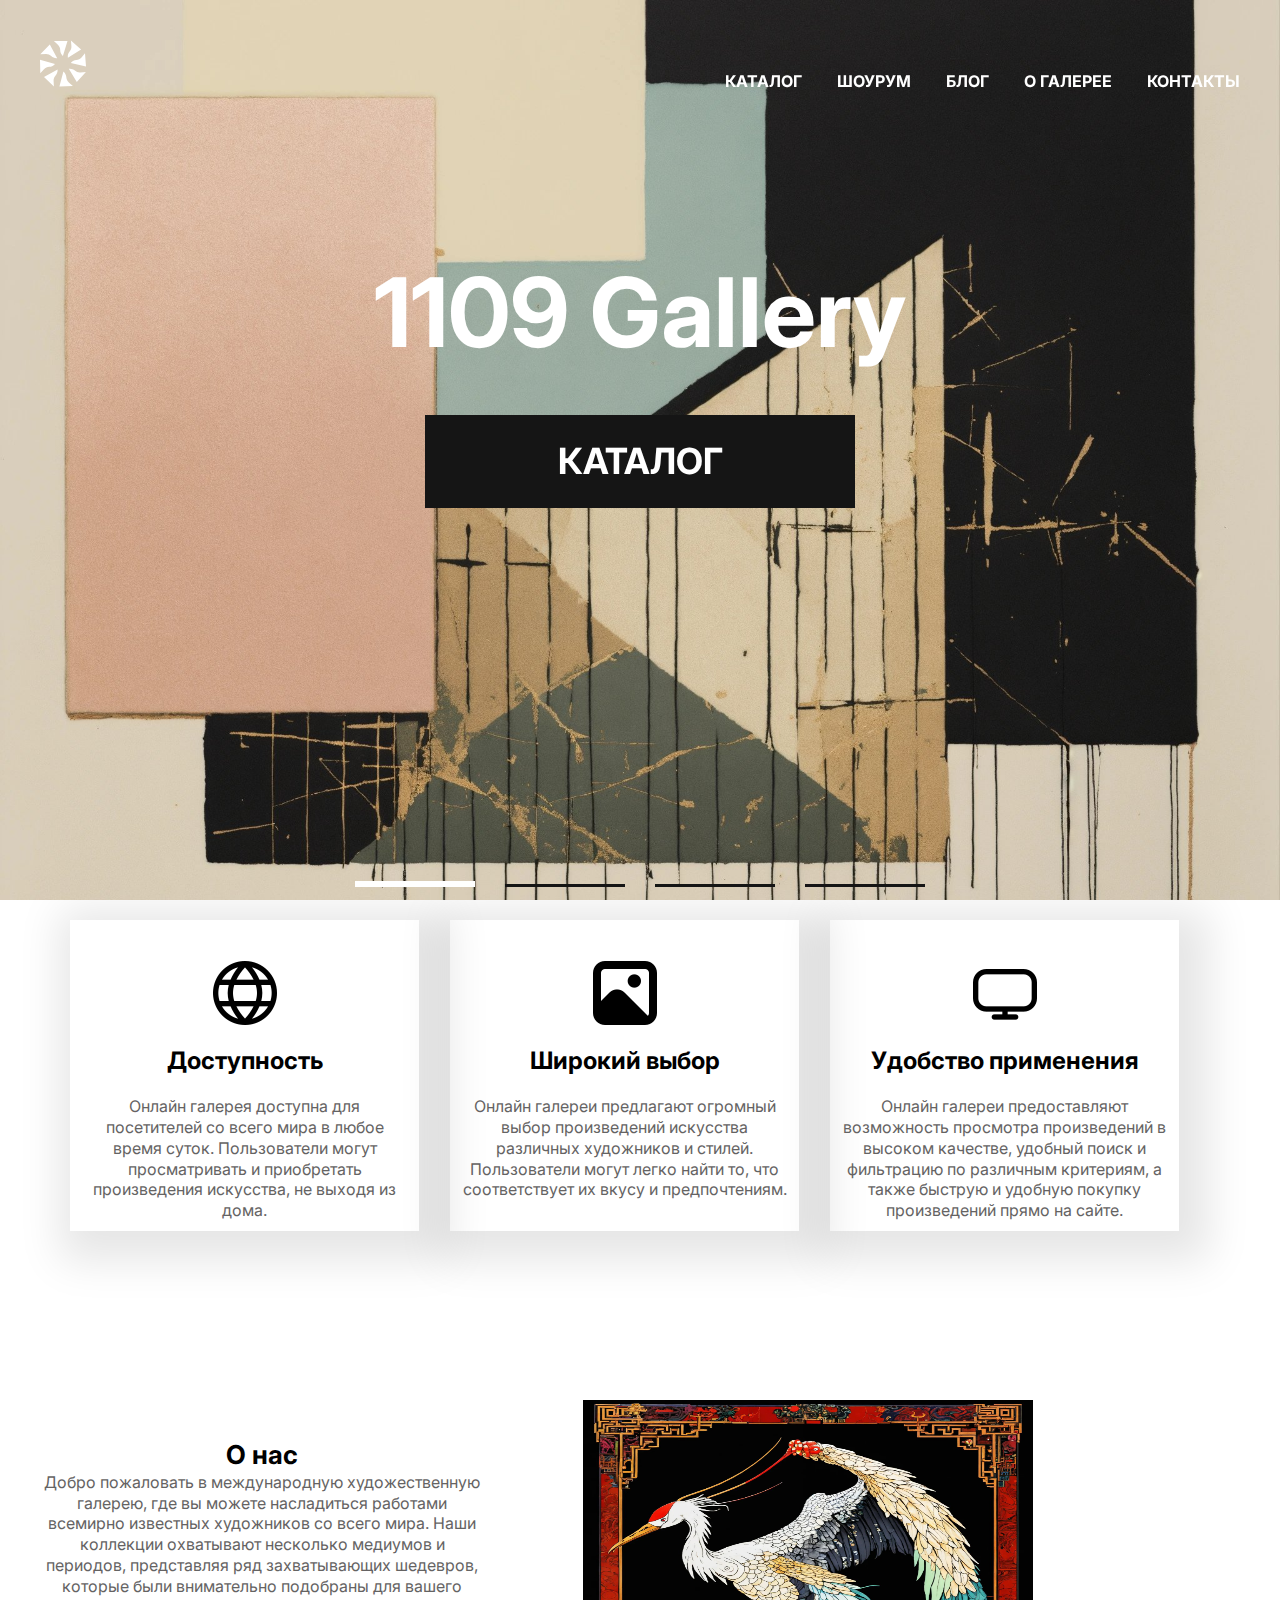
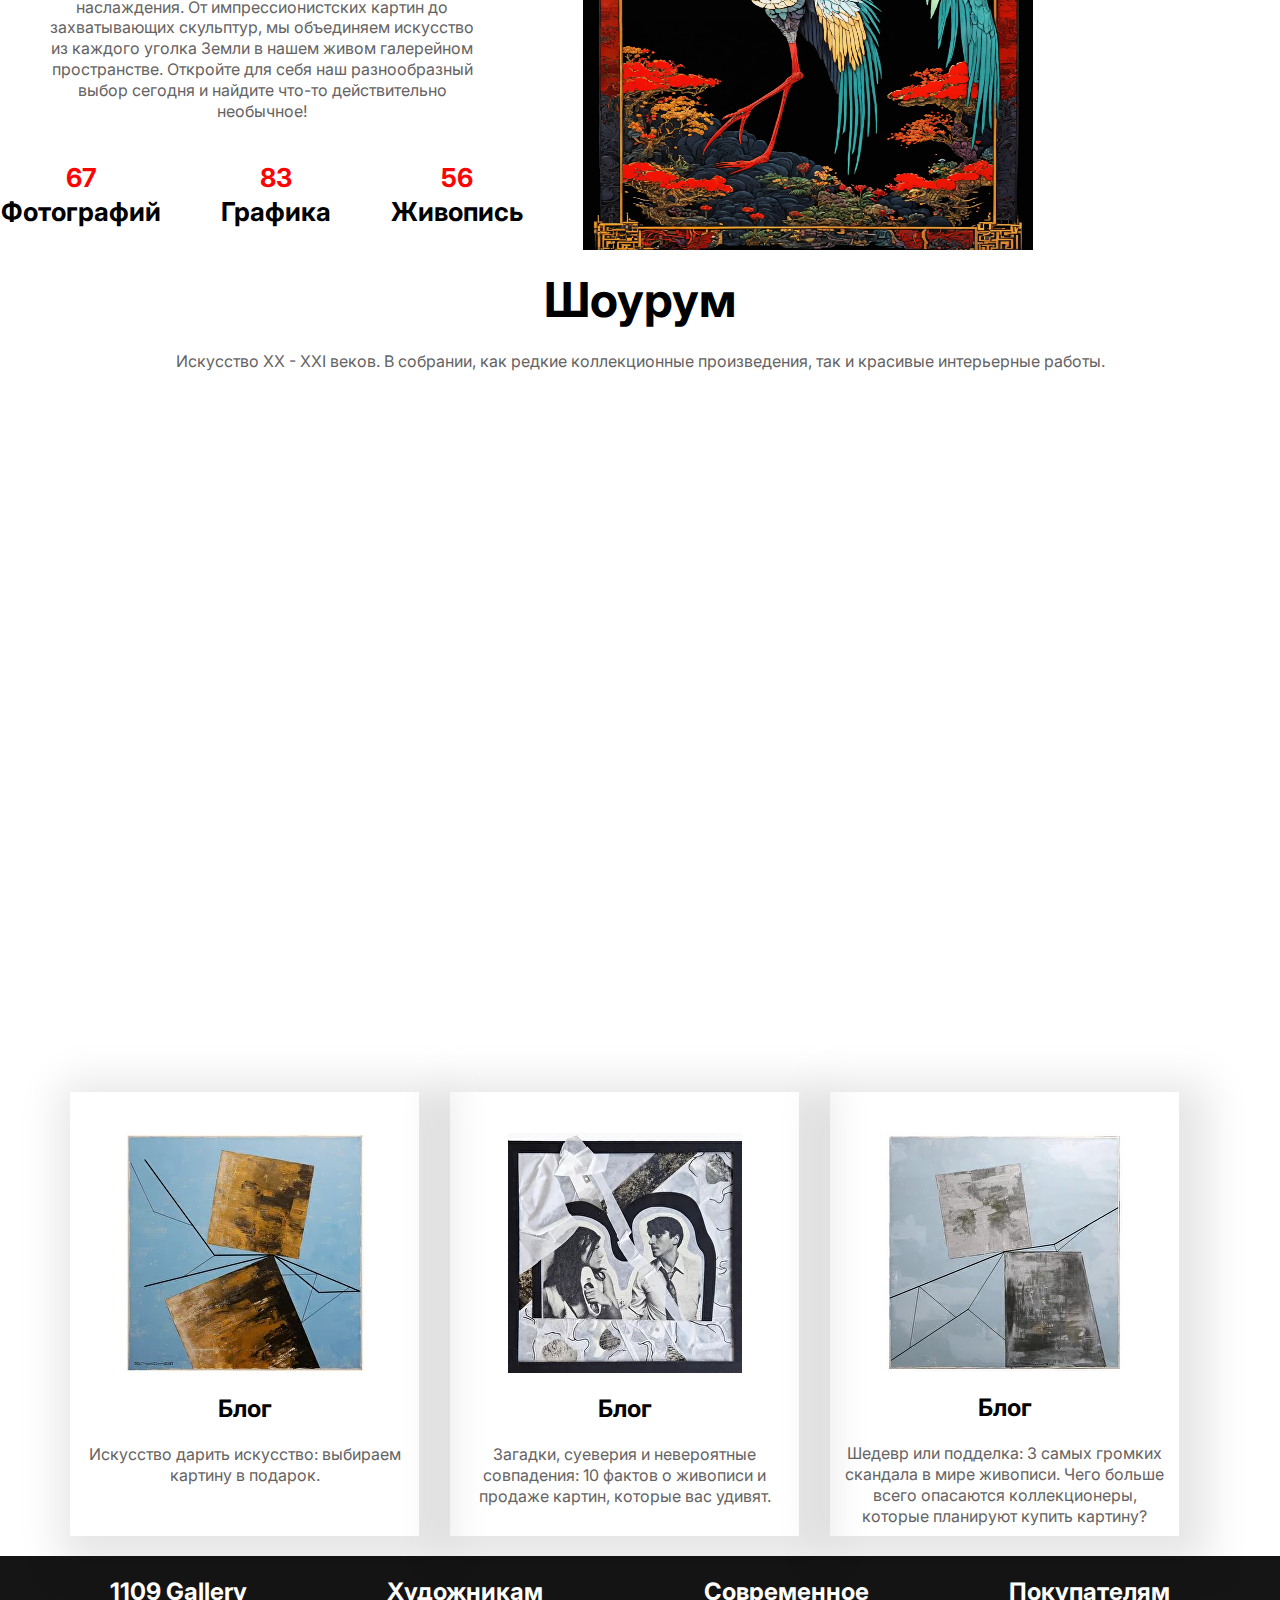
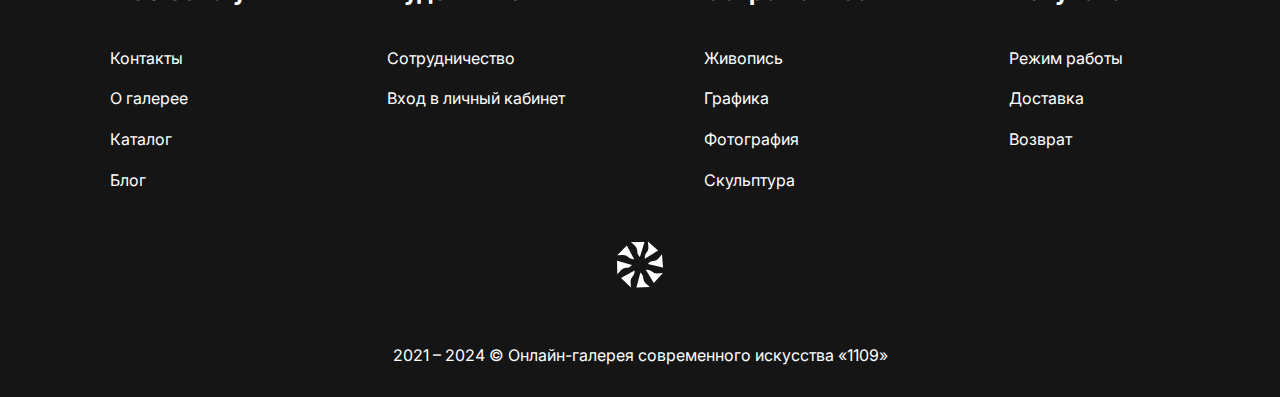
<file: index.html>
<!DOCTYPE html>
<html lang="ru">
<head>
    <meta charset="UTF-8">
    <meta name="viewport" content="width=device-width, initial-scale=1.0">
    <title>Document</title>
    <link rel="preconnect" href="https://fonts.googleapis.com">
<link rel="preconnect" href="https://fonts.gstatic.com" crossorigin>
<link href="https://fonts.googleapis.com/css2?family=Inter:wght@100..900&display=swap" rel="stylesheet">
<link rel="stylesheet" href="https://cdn.jsdelivr.net/npm/swiper@11/swiper-bundle.min.css" />
<link rel="stylesheet" href="css/style.css">
</head>
<body>

    <div class="wrapper">
        <header class="header header-main">
            <div class="container">
                <div class="header__inner">
                    <a href="index.html" class="logo">
                        <img src="images/logo.svg" alt="" class="logo__img">
                    </a>
                    <nav class="menu">
                        <ul class="menu__list">
                            <li class="menu__list-item"><a href="#" class="menu__list-link">Каталог</a></li>
                            <li class="menu__list-item"><a href="#shou" class="menu__list-link">Шоурум</a></li>
                            <li class="menu__list-item"><a href="#blog" class="menu__list-link">Блог</a></li>
                            <li class="menu__list-item"><a href="#o-nas" class="menu__list-link">О галерее</a></li>
                            <li class="menu__list-item"><a href="contacts.html" class="menu__list-link">Контакты</a></li>
                        </ul>
                    </nav>
                </div>
            </div>
        </header>
        <main class="main">
            <section class="top">
                <div class="container">
                    <h1 class="title">
                        1109 Gallery
                    </h1>
                    <a href="#" class="top__link">
                      Каталог
                    </a>
                </div>
            </section>
            <div class="slider">
                <div class="swiper">
                    <div class="swiper-wrapper">
                        <div class="swiper-slide" style="background-image: url(images/slide-1.jpg);"></div>
                        <div class="swiper-slide" style="background-image: url(images/slide-2.jpg);"></div>
                        <div class="swiper-slide" style="background-image: url(images/slide-3.jpg);"></div>
                        <div class="swiper-slide" style="background-image: url(images/slide-4.jpg);"></div>
                    </div>
                </div>
                <div class="swiper-pagination"></div>    
            </div>
        <div class="cards">
            <div class="container">
                <div class="cards-holder">
                <div class="card">
                    <div class="card-image">
                    <img src="images/1karta.png" alt="" class="card-img">
                    </div>
                    <div class="card-title">
                        Доступность
                    </div>
                    <div class="card-desc">
                        Онлайн галерея доступна для посетителей со всего мира в любое время суток.
                        Пользователи могут просматривать и приобретать произведения искусства, не выходя из дома.
                    </div>
                </div>
                <div class="card">
                    <div class="card-image">
                    <img src="images/2karta.png" alt="" class="card-img">
                    </div>
                    <div class="card-title">
                        Широкий выбор
                    </div>
                    <div class="card-desc">
                        Онлайн галереи предлагают огромный выбор произведений искусства различных художников и стилей. 
                        Пользователи могут легко найти то, что соответствует их вкусу и предпочтениям.
                    </div>
                </div>
                <div class="card">
                    <div class="card-image">
                    <img src="images/3karta.png" alt="" class="card-img">
                    </div>
                    <div class="card-title">
                        Удобство применения
                    </div>
                    <div class="card-desc">
                        Онлайн галереи предоставляют возможность просмотра произведений в высоком качестве, удобный поиск и фильтрацию по различным критериям,
                         а также быструю и удобную покупку произведений прямо на сайте.
                    </div>
                </div>
            </div>
            </div>
        </div>
        <div id="o-nas" class="history">
            <div class="container">
                <div class="history-holder">
                <div class="history-info"> 
                <div class="history-title">
                        О нас
                    <div class="history-desc">
                        Добро пожаловать в международную художественную галерею, где вы можете насладиться работами всемирно известных художников со всего мира.
                        Наши коллекции охватывают несколько медиумов и периодов, представляя ряд захватывающих шедевров, которые были внимательно подобраны для вашего наслаждения.
                        От импрессионистских картин до захватывающих скульптур, мы объединяем искусство из каждого уголка Земли в нашем живом галерейном пространстве.
                        Откройте для себя наш разнообразный выбор сегодня и найдите что-то действительно необычное!
                    </div>
                <div class="history-number">
                    <div class="number-item">
                        67 <span>Фотографий</span>
                    </div>
                    <div class="number-item">
                        83 <span>Графика</span>
                    </div>
                    <div class="number-item">
                        56 <span>Живопись</span>
                    </div>
            <div class="histiry-images">
                <img class="images-" src="images/2.jpg" alt="">
             </div>
                </div>
                </div>
                </div>
                </div>
            </div>
            </div>
    </div>
    <section id="shou" class="video">
        <div class="container">
            <h2 class="section-title video__title">
                Шоурум
            </h2>
            <p class="video__text">
                Искусство ХХ - ХХI веков. В собрании, как редкие коллекционные произведения, так и красивые интерьерные работы. 
            </p>
            <iframe class="video__contant" width="1000" height="500" src="https://www.youtube.com/embed/djC7EvvoUzM?si=i0pQIhqj_wWNHN47&amp;controls=0" title="YouTube video player" frameborder="0" allow="accelerometer; autoplay; clipboard-write; encrypted-media; gyroscope; picture-in-picture; web-share" referrerpolicy="strict-origin-when-cross-origin" allowfullscreen></iframe>
        </div>
    </section>
    <div id="blog" class="cards">
        <div class="container">
            <div class="cards-holder">
            <div class="card">
                <div class="card-image">
                <img src="images/novinki-3.jpg" alt="" class="card-img">
                </div>
                <div class="card-title">
                    Блог
                </div>
                <div class="card-desc">
                    Искусство дарить искусство: выбираем картину в подарок.
                </div>
            </div>
            <div class="card">
                <div class="card-image">
                <img src="images/novinki-2.jpg" alt="" class="card-img">
                </div>
                <div class="card-title">
                    Блог
                </div>
                <div class="card-desc">
                    Загадки, суеверия и невероятные совпадения:
                    10 фактов о живописи и продаже картин, которые вас удивят.
                </div>
            </div>
            <div class="card">
                <div class="card-image">
                <img src="images/novinki-4.jpg" alt="" class="card-img">
                </div>
                <div class="card-title">
                    Блог
                </div>
                <div class="card-desc">
                    Шедевр или подделка: 3 самых громких скандала в мире живописи. 
                    Чего больше всего опасаются коллекционеры, которые планируют купить картину?
                </div>
            </div>
        </div>
        </div>
    </div>
        
        </main>
        <footer class="footer">
            <div class="container">
                <nav class="footer__menu">
                    <ul class="footer__menu-list">
                        <li class="footer__menu-item"><p href="#" class="footer__menu-title">1109 Gallery</p></li>
                        <li class="footer__menu-item"><a href="#" class="footer__menu-link"></a>Контакты</li>
                        <li class="footer__menu-item"><a href="#" class="footer__menu-link"></a>О галерее</li>
                        <li class="footer__menu-item"><a href="#" class="footer__menu-link"></a>Каталог</li>
                        <li class="footer__menu-item"><a href="#" class="footer__menu-link"></a>Блог</li>
                    </ul>
                    <ul class="footer__menu-list">
                        <li class="footer__menu-item"><p href="#" class="footer__menu-title">Художникам</p></li>
                        <li class="footer__menu-item"><a href="#" class="footer__menu-link"></a>Сотрудничество</li>
                        <li class="footer__menu-item"><a href="#" class="footer__menu-link"></a>Вход в личный кабинет</li>
                    </ul>
                    <ul class="footer__menu-list">
                        <li class="footer__menu-item"><p href="#" class="footer__menu-title">Современное</p></li>
                        <li class="footer__menu-item"><a href="#" class="footer__menu-link"></a>Живопись</li>
                        <li class="footer__menu-item"><a href="#" class="footer__menu-link"></a>Графика</li>
                        <li class="footer__menu-item"><a href="#" class="footer__menu-link"></a>Фотография</li>
                        <li class="footer__menu-item"><a href="#" class="footer__menu-link"></a>Скульптура</li>
                    </ul>
                    <ul class="footer__menu-list">
                        <li class="footer__menu-item"><p href="#" class="footer__menu-title">Покупателям</p></li>
                        <li class="footer__menu-item"><a href="#" class="footer__menu-link"></a>Режим работы</li>
                        <li class="footer__menu-item"><a href="#" class="footer__menu-link"></a>Доставка</li>
                        <li class="footer__menu-item"><a href="#" class="footer__menu-link"></a>Возврат</li>
                    </ul>
                </nav> 
                <ul class="app">
                    <li class="app__item">
                        <a href="#" class="app__item-img">
                            <img src="images/logo.svg" alt="" class="app__item-img">
                        </a>
                    </li>
                </ul>
                <nav class="copy__nav">
                    <ul class="copy__nav-list">
                        <li class="copy__nav-item"><a href="#" class="copy__nav-link">2021 – 2024 © Онлайн-галерея современного искусства «1109»</a></li>
                    </ul>
                </nav>
            </div>
        </footer>
    </div>

    <script src="https://cdn.jsdelivr.net/npm/swiper@11/swiper-bundle.min.js"></script>
    <script src="js/main.js"></script>
</body>
</html>
</file>
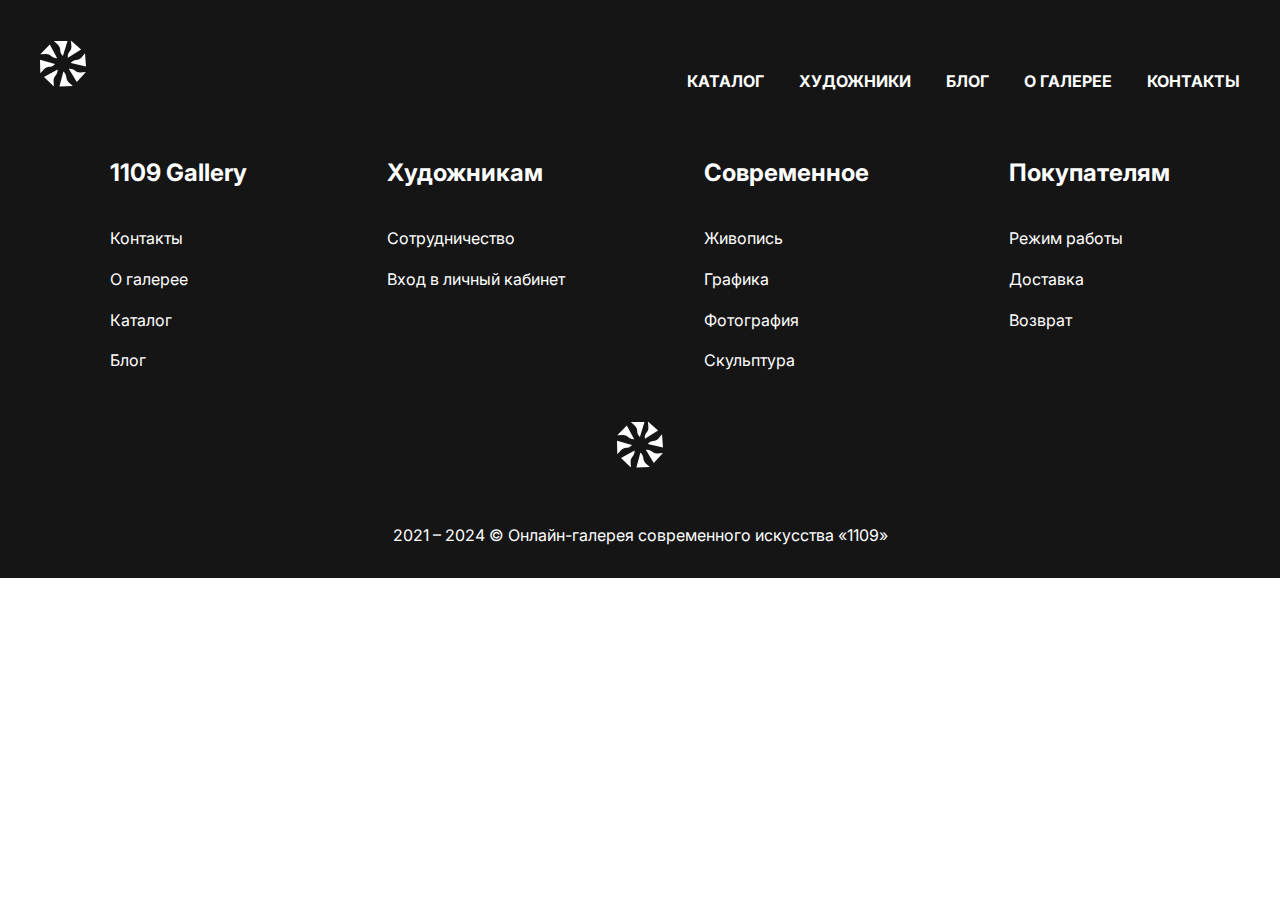
<file: 1.html>
<!DOCTYPE html>
<html lang="en">
<head>
    <meta charset="UTF-8">
    <meta name="viewport" content="width=device-width, initial-scale=1.0">
    <title>Document</title>
    <link rel="preconnect" href="https://fonts.googleapis.com">
<link rel="preconnect" href="https://fonts.gstatic.com" crossorigin>
<link href="https://fonts.googleapis.com/css2?family=Inter:wght@100..900&display=swap" rel="stylesheet">
    <link rel="stylesheet" href="css/style.css">
</head>
<body>

    <div class="wrapper">
        <header class="header">
            <div class="container">
                <div class="header__inner">
                    <a href="index.html" class="logo">
                        <img src="images/logo.svg" alt="" class="logo__img">
                    </a>
                    <nav class="menu">
                        <ul class="menu__list">
                            <li class="menu__list-item"><a href="#" class="menu__list-link">Каталог</a></li>
                            <li class="menu__list-item"><a href="#" class="menu__list-link">Художники</a></li>
                            <li class="menu__list-item"><a href="#" class="menu__list-link">Блог</a></li>
                            <li class="menu__list-item"><a href="#" class="menu__list-link">О галерее</a></li>
                            <li class="menu__list-item"><a href="contacts.html" class="menu__list-link">Контакты</a></li>
                        </ul>
                    </nav>
                </div>
            </div>
        </header>
        <main class="main"></main>
        <footer class="footer">
            <div class="container">
                <nav class="footer__menu">
                    <ul class="footer__menu-list">
                        <li class="footer__menu-item"><p href="#" class="footer__menu-title">1109 Gallery</p></li>
                        <li class="footer__menu-item"><a href="#" class="footer__menu-link"></a>Контакты</li>
                        <li class="footer__menu-item"><a href="#" class="footer__menu-link"></a>О галерее</li>
                        <li class="footer__menu-item"><a href="#" class="footer__menu-link"></a>Каталог</li>
                        <li class="footer__menu-item"><a href="#" class="footer__menu-link"></a>Блог</li>
                    </ul>
                    <ul class="footer__menu-list">
                        <li class="footer__menu-item"><p href="#" class="footer__menu-title">Художникам</p></li>
                        <li class="footer__menu-item"><a href="#" class="footer__menu-link"></a>Сотрудничество</li>
                        <li class="footer__menu-item"><a href="#" class="footer__menu-link"></a>Вход в личный кабинет</li>
                    </ul>
                    <ul class="footer__menu-list">
                        <li class="footer__menu-item"><p href="#" class="footer__menu-title">Современное</p></li>
                        <li class="footer__menu-item"><a href="#" class="footer__menu-link"></a>Живопись</li>
                        <li class="footer__menu-item"><a href="#" class="footer__menu-link"></a>Графика</li>
                        <li class="footer__menu-item"><a href="#" class="footer__menu-link"></a>Фотография</li>
                        <li class="footer__menu-item"><a href="#" class="footer__menu-link"></a>Скульптура</li>
                    </ul>
                    <ul class="footer__menu-list">
                        <li class="footer__menu-item"><p href="#" class="footer__menu-title">Покупателям</p></li>
                        <li class="footer__menu-item"><a href="#" class="footer__menu-link"></a>Режим работы</li>
                        <li class="footer__menu-item"><a href="#" class="footer__menu-link"></a>Доставка</li>
                        <li class="footer__menu-item"><a href="#" class="footer__menu-link"></a>Возврат</li>
                    </ul>
                </nav> 
                <ul class="app">
                    <li class="app__item">
                        <a href="#" class="app__item-img">
                            <img src="images/logo.svg" alt="" class="app__item-img">
                        </a>
                    </li>
                </ul>
                <nav class="copy__nav">
                    <ul class="copy__nav-list">
                        <li class="copy__nav-item"><a href="#" class="copy__nav-link">2021 – 2024 © Онлайн-галерея современного искусства «1109»</a></li>
                    </ul>
                </nav>
            </div>
        </footer>
    </div>


    
</body>
</html>
</file>
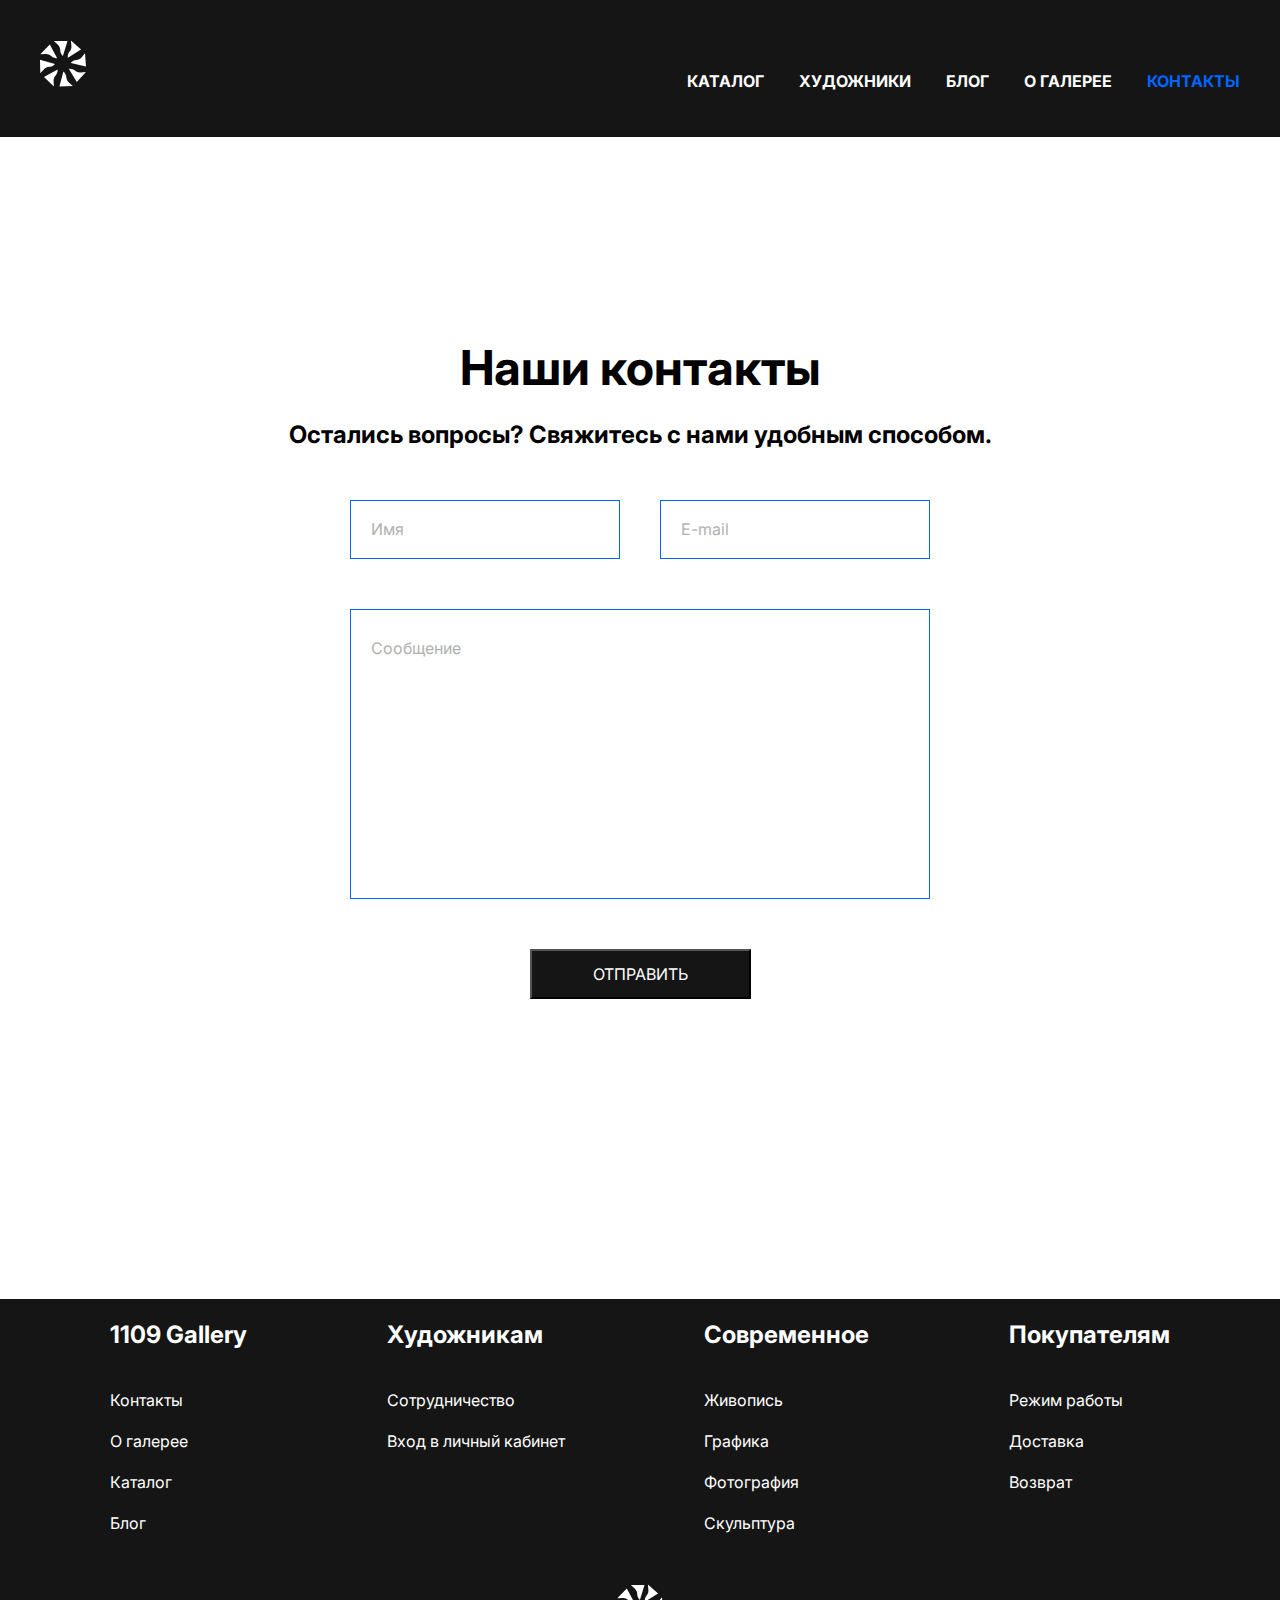
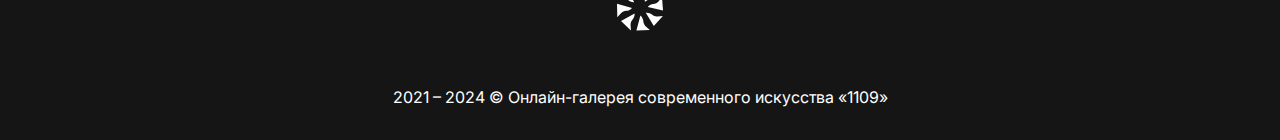
<file: contacts.html>
<!DOCTYPE html>
<html lang="en">
<head>
    <meta charset="UTF-8">
    <meta name="viewport" content="width=device-width, initial-scale=1.0">
    <title>Document</title>
    <link rel="preconnect" href="https://fonts.googleapis.com">
<link rel="preconnect" href="https://fonts.gstatic.com" crossorigin>
<link href="https://fonts.googleapis.com/css2?family=Inter:wght@100..900&display=swap" rel="stylesheet">
    <link rel="stylesheet" href="css/style.css">
</head>
<body>

    <div class="wrapper">
        <header class="header">
            <div class="container">
                <div class="header__inner">
                    <a href="index.html" class="logo">
                        <img src="images/logo.svg" alt="" class="logo__img">
                    </a>
                    <nav class="menu">
                        <ul class="menu__list">
                            <li class="menu__list-item"><a href="#" class="menu__list-link">Каталог</a></li>
                            <li class="menu__list-item"><a href="#" class="menu__list-link">Художники</a></li>
                            <li class="menu__list-item"><a href="#" class="menu__list-link">Блог</a></li>
                            <li class="menu__list-item"><a href="#" class="menu__list-link">О галерее</a></li>
                            <li class="menu__list-item"><a href="contacts.html" class="menu__list-link menu__list-link--active">Контакты</a></li>
                        </ul>
                    </nav>
                </div>
            </div>
        </header>
        <main class="main">
            <section class="contacts">
                <div class="contacts">
                    <h2 class="section-title contacts__title">Наши контакты</h2>
                    <p class="contacts__text">
                        Остались вопросы? Свяжитесь с нами удобным способом.
                    </p>
                    <form action="" class="form">
                        <input type="text" class="form__input" placeholder="Имя">
                        <input type="email" class="form__input" placeholder="E-mail">
                        <textarea class="form__textarea" placeholder="Сообщение"></textarea>
                        <button class="form__btn" type="submit">Отправить</button>
                    </form>
                </div>
            </section>
        </main>
        <footer class="footer">
            <div class="container">
                <nav class="footer__menu">
                    <ul class="footer__menu-list">
                        <li class="footer__menu-item"><p href="#" class="footer__menu-title">1109 Gallery</p></li>
                        <li class="footer__menu-item"><a href="#" class="footer__menu-link"></a>Контакты</li>
                        <li class="footer__menu-item"><a href="#" class="footer__menu-link"></a>О галерее</li>
                        <li class="footer__menu-item"><a href="#" class="footer__menu-link"></a>Каталог</li>
                        <li class="footer__menu-item"><a href="#" class="footer__menu-link"></a>Блог</li>
                    </ul>
                    <ul class="footer__menu-list">
                        <li class="footer__menu-item"><p href="#" class="footer__menu-title">Художникам</p></li>
                        <li class="footer__menu-item"><a href="#" class="footer__menu-link"></a>Сотрудничество</li>
                        <li class="footer__menu-item"><a href="#" class="footer__menu-link"></a>Вход в личный кабинет</li>
                    </ul>
                    <ul class="footer__menu-list">
                        <li class="footer__menu-item"><p href="#" class="footer__menu-title">Современное</p></li>
                        <li class="footer__menu-item"><a href="#" class="footer__menu-link"></a>Живопись</li>
                        <li class="footer__menu-item"><a href="#" class="footer__menu-link"></a>Графика</li>
                        <li class="footer__menu-item"><a href="#" class="footer__menu-link"></a>Фотография</li>
                        <li class="footer__menu-item"><a href="#" class="footer__menu-link"></a>Скульптура</li>
                    </ul>
                    <ul class="footer__menu-list">
                        <li class="footer__menu-item"><p href="#" class="footer__menu-title">Покупателям</p></li>
                        <li class="footer__menu-item"><a href="#" class="footer__menu-link"></a>Режим работы</li>
                        <li class="footer__menu-item"><a href="#" class="footer__menu-link"></a>Доставка</li>
                        <li class="footer__menu-item"><a href="#" class="footer__menu-link"></a>Возврат</li>
                    </ul>
                </nav> 
                <ul class="app">
                    <li class="app__item">
                        <a href="#" class="app__item-img">
                            <img src="images/logo.svg" alt="" class="app__item-img">
                        </a>
                    </li>
                </ul>
                <nav class="copy__nav">
                    <ul class="copy__nav-list">
                        <li class="copy__nav-item"><a href="#" class="copy__nav-link">2021 – 2024 © Онлайн-галерея современного искусства «1109»</a></li>
                    </ul>
                </nav>
            </div>
        </footer>
    </div>


    
</body>
</html>
</file>
<file: css/style.css>
html{
    box-sizing: border-box;
}

*, *::after, *::before{
    box-sizing: inherit;
    margin: 0;
    padding: 0;
}

html,body{
    height: 100%;
}

ul{
    list-style-type: none;
}

a{
    text-decoration: none;
    color: inherit;
}

.section-title{
    margin-bottom: 50px;
    font-size: 48px;
    font-weight: 700;
    text-align: left;
}

.wrapper{
    min-height: 100%;
    display: flex;
    flex-direction: column;
}

.container{
    max-width: 1220px;
    margin: 0 auto;
    padding: 0 10px;   
}

body{
    font-family: "Inter", sans-serif;
    font-size: 16px;
    font-weight: 400;
    line-height: 1.3;
}

.header{
    background-color: #151515;

}
.header-main{
    background-color: transparent;
    position: absolute;
    z-index: 10;
    left: 0;
    right: 0;
}

.header__inner{
    padding-top: 40px;
    padding-bottom: 45px;
    display: flex;
    justify-content: space-between;
    align-items: flex-end;
}

.menu__list{
    display: flex;
    gap: 35px;
}

.menu__list-link{
    color: #fff;
    text-transform: uppercase;
    font-weight: 700;
}
.menu__list-link--active{
    color: #0066FF;
}

.footer{
    background-color: #151515;
    padding: 50px 0 32px;
    color: #fff;
    padding-top: 20px;
}

.footer__menu{
    display: flex;
    justify-content: space-around;
    margin-bottom: 50px;
}
.footer__menu-list{
    max-width: 250px;
}

.footer__menu-title{
    font-size: 24px;
    font-weight: 700;
    padding-bottom: 20px;
}

.footer__menu-item + .footer__menu-item{
    padding-top: 20px;
}

.app{
    display: flex;
    justify-content: center;
    margin-bottom: 52px;
}

.copy__nav-list{
    display: flex;
    justify-content: center;
    gap: 40px;
}

.mail{
    flex-grow: 1;
}

.top{
    color: #fff;
    text-align: center;
    padding-top: 250px;
    padding-bottom: 50px;
    position: absolute;
    z-index: 5;
    left: 0;
    right: 0;
}

.title{
    
    padding-bottom: 40px;
    font-size: 96px;
    font-weight: 700;
}

.top__link{
    background-color: #151515;
    padding: 23px;
    max-width: 430px;
    width: 100%;
    display: inline-block;
    text-transform: uppercase;
    font-size: 36px;
    font-weight: 700;
}

.swiper::after{
    content: '';
    background-color: rgba(21, 21, 21, .3);
    position: absolute;
    z-index: 5;
    left: 0;
    right: 0;
    bottom: 0;
    height: 0;
}



.swiper-slide{
    background-repeat: no-repeat;
    background-size: cover;
    background-position: center center;
    height: 100vh;
}

.swiper-pagination-bullet{
    width: 120px;
    height: 3px;
    background-color: #151515;
    border-radius: 0;
    opacity: 1;
    margin: 0 15px !important;
    bottom: 50px;
}

.swiper-pagination-bullet-active{
    height: 6px;
    background-color: #fff;
}
.cards-holder{
    display: flex;
    justify-content: center;
    background-color: #fff;
    margin-top: 20px;
}

.card{
    width: 349px;
    box-shadow: 10px 10px 40px 20px #0000001A;
    margin-right: 31px;
    margin-bottom: 20px;
    padding: 10px 10px;
}
.card-image{
    display: flex;
    justify-content: center;
    padding-top: 31px;
}
.card-title{
    display: flex;
    justify-content: center;
    margin-bottom: 20px;
    font-size: 26px;
    font-weight: 400;
    text-align: center;
}
.card-desc{
    text-align: center;
    font-size: 16px;
    font-weight: 400;
    color: #656363;
}

.history{
    margin-top: 166px;
}

.history-title{
    font-size: 26px;
    font-weight: 700;
    width: 444px;
    text-align: center;
    margin-top: 21px;
}
.history-title span{
    color: #d43434;
}

.history-desc{
    font-size: 16px;
    font-weight: 400;
    color: #656363;
    width: 444px;
    text-align: center;
}
.history-number{
    display: flex;
    width: 444px;
    margin-top: 40px;
    margin-left: 30px;
    justify-content: center;
}
.number-item{
    margin-right: 60px;
    text-align: center;
    font-size: 26px;
    color: #fc0404;
}
.number-item span{
    display: block;
    color: #000;
}
.history-images{
    position: relative;
}

.history-holder{
    display: flex;
    justify-content: space-between;
}
.images-{
    position: absolute;
    top: 1400px;
    height: 450px;
    width: 450px;
}

.video{
    padding-bottom: 150px;
}
.video__title{
    margin-bottom: 20px;
    margin-top: 40px;
}
.video__text{
    font-size: 16px;
    font-weight: 400;
    color: #656363;
    margin-bottom: 50px;
    text-align: center;
}
.video__contant{
    margin: 0 auto;
    display: block;
}
.contacts{
    padding: 100px 0 150px;
}
.contacts__title{
    margin-bottom: 20px;
    text-align: center;
}
.contacts__text{
    text-align: center;
    font-weight: 700;
    font-size: 24px;
    margin-bottom: 50px;
    padding: 0 100px;
}
form{
    max-width: 580px;
    margin: 0 auto;
    display: flex;
    justify-content: space-between;
    flex-wrap: wrap;
}
.form__input{
    width: 270px;
    padding: 18px 20px;
    display: inline-block;
    border: 1px solid #0066FF;
    margin-bottom: 50px;
    font-family: "Inter", sans-serif;
    font-size: 16px;
    font-weight: 400;
    line-height: 1.3;
    color: #656363;
}
.form__input::placeholder, .form__textarea::placeholder{
    font-family: "Inter", sans-serif;
    font-size: 16px;
    font-weight: 400;
    line-height: 1.3;
    color: #656363;
    opacity: 0.5;
}
.form__textarea{
    width: 100%;
    resize: none;
    padding: 28px 20px;
    height: 290px;
    border: 1px solid #0066FF;
    font-family: "Inter", sans-serif;
    font-size: 16px;
    font-weight: 400;
    line-height: 1.3;
    color: #656363;
    margin-bottom: 50px;
}
.form__btn{
    text-transform: uppercase;
    color: #fff;
    background-color: #151515;
    font-family: "Inter", sans-serif;
    font-size: 16px;
    font-weight: 400;
    padding: 13px 61px;
    margin: 0 auto;
}
.showmore-link{
    text-transform: uppercase;
    color: #fff;
    background-color: #151515;
    font-family: "Inter", sans-serif;
    font-size: 16px;
    font-weight: 400;
    padding: 13px 61px;
    margin: 0 auto;
    text-align: center;
    display: block;
}

.choose{
    padding: 100px 0 150px;
}
.section-title{
    text-align: center;
}
.tabs__btn{
    padding: 0 150px;
    display: flex;
    justify-content: space-between;
    gap: 80px;
    padding-bottom: 100px;
}
.tabs__btn-item{
    font-size: 24px;
    font-weight: 700;
    cursor: pointer;
    border: none;
    background-color: transparent;
    padding: 0;
}
.tabs__btn-item--active{
    color: #0066FF;
}
.tabs__content-item{
    display: grid;
    grid-template-columns: repeat(4, 1fr);
    gap: 50px 40px;
}
.card{
    text-align: center;
}

.card__content{
    padding: 0 5px;
    border: 1px solid #0066FF;
    border-top: 0;
}
.cadr__img{
    display: block;
    
}
.card-title{
    padding-top: 20px;
    font-size: 24px;
    font-weight: 700;
    margin-bottom: 20px;
}
.card__text{
    margin-bottom: 20px;
}
.card__price{
    margin-bottom: 20px;
    margin-bottom: 20px;
    font-weight: 700;
    font-size: 24px;
}
.card__link{
    display: block;
    color: #0066FF;
    border: 1px solid #0066FF;
    border-top: 0;
}
</file>
